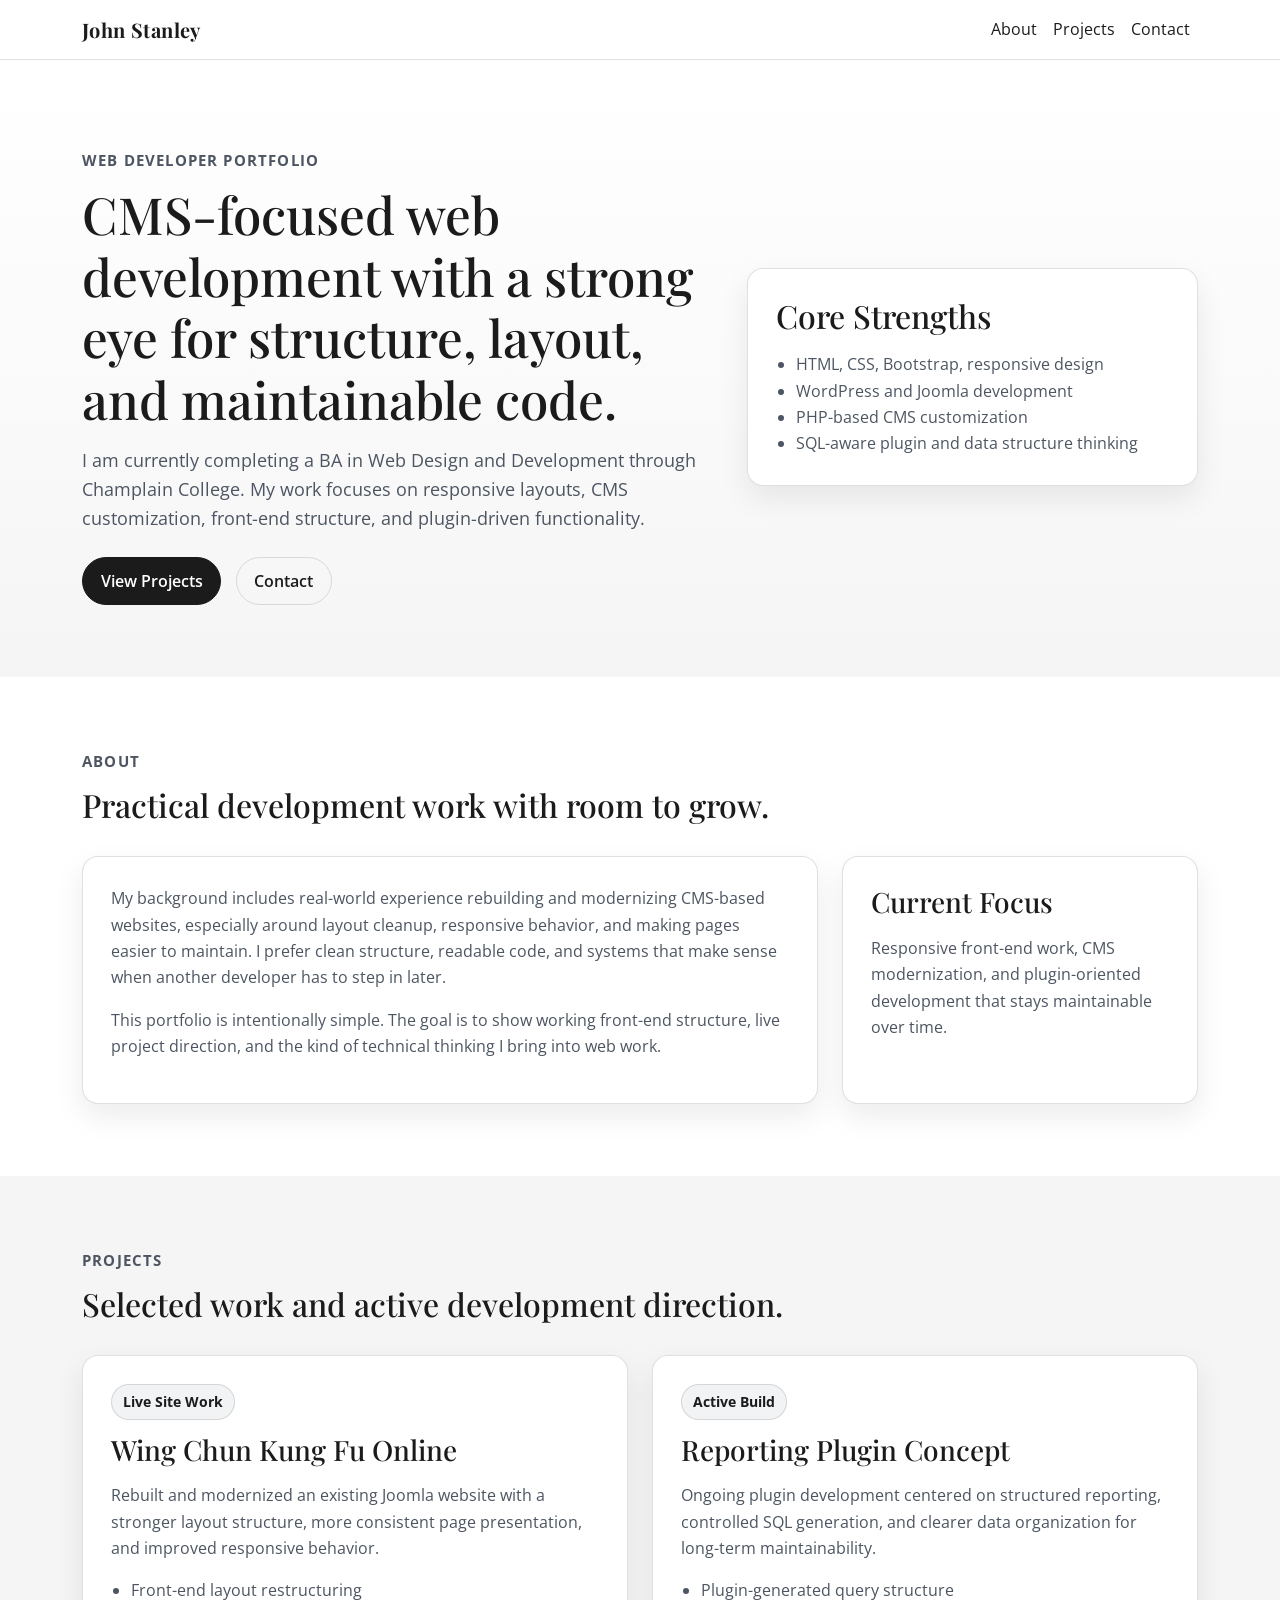
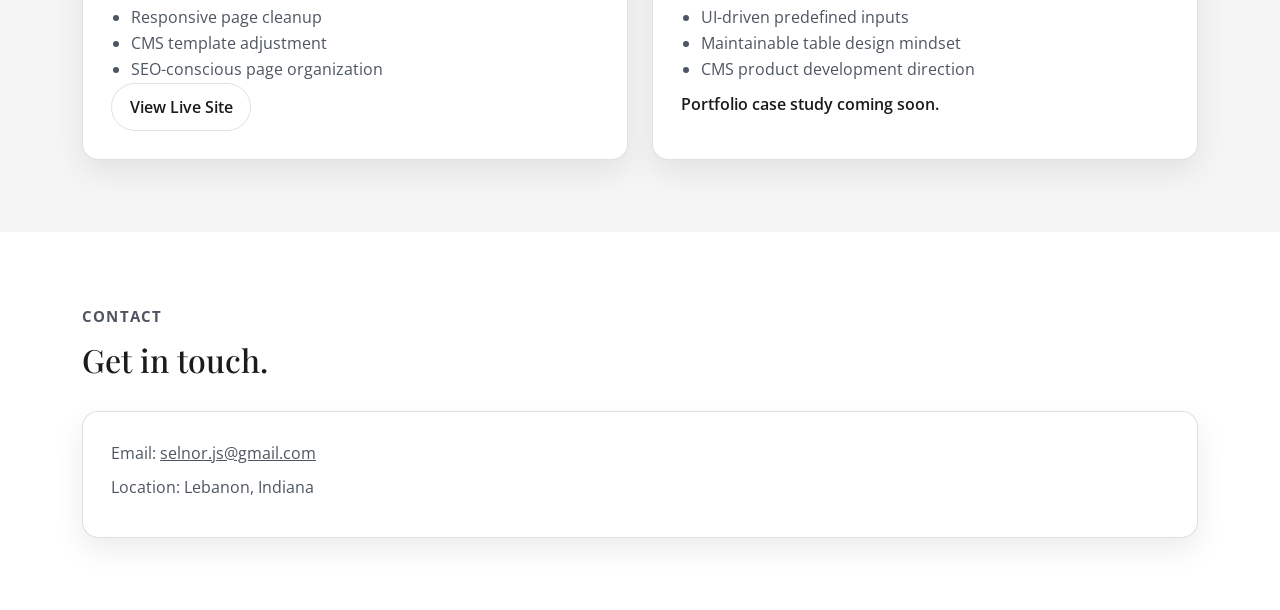
<file: index.html>
<!doctype html>
<html lang="en">
<head>
  <meta charset="utf-8">
  <meta name="viewport" content="width=device-width, initial-scale=1">
  <meta name="description" content="John Stanley web development portfolio featuring CMS, front-end, and plugin development work.">
  <meta name="color-scheme" content="light dark">
  <title>John Stanley | Web Developer Portfolio</title>
  <link rel="preconnect" href="https://fonts.googleapis.com">
  <link rel="preconnect" href="https://fonts.gstatic.com" crossorigin>
  <link href="https://fonts.googleapis.com/css2?family=Open+Sans:wght@400;600;700&family=Playfair+Display:wght@600;700&display=swap" rel="stylesheet">
  <link href="https://cdn.jsdelivr.net/npm/bootstrap@5.3.3/dist/css/bootstrap.min.css" rel="stylesheet">
  <link href="css/styles.css" rel="stylesheet">
</head>
<body>
  <nav class="navbar navbar-expand-lg fixed-top portfolio-nav">
    <div class="container">
      <a class="navbar-brand" href="#top">John Stanley</a>
      <button class="navbar-toggler" type="button" data-bs-toggle="collapse" data-bs-target="#mainNav" aria-controls="mainNav" aria-expanded="false" aria-label="Toggle navigation">
        <span class="navbar-toggler-icon"></span>
      </button>
      <div class="collapse navbar-collapse" id="mainNav">
        <ul class="navbar-nav ms-auto">
          <li class="nav-item"><a class="nav-link" href="#about">About</a></li>
          <li class="nav-item"><a class="nav-link" href="#projects">Projects</a></li>
          <li class="nav-item"><a class="nav-link" href="#contact">Contact</a></li>
        </ul>
      </div>
    </div>
  </nav>

  <main id="top">
    <section class="hero-section">
      <div class="container">
        <div class="row align-items-center g-4">
          <div class="col-lg-7">
            <p class="eyebrow">Web Developer Portfolio</p>
            <h1>CMS-focused web development with a strong eye for structure, layout, and maintainable code.</h1>
            <p class="lead-text">
              I am currently completing a BA in Web Design and Development through Champlain College.
              My work focuses on responsive layouts, CMS customization, front-end structure, and plugin-driven functionality.
            </p>
            <div class="hero-actions">
              <a class="btn btn-primary" href="#projects">View Projects</a>
              <a class="btn btn-outline-secondary" href="#contact">Contact</a>
            </div>
          </div>
          <div class="col-lg-5">
            <div class="summary-card">
              <h2>Core Strengths</h2>
              <ul class="feature-list">
                <li>HTML, CSS, Bootstrap, responsive design</li>
                <li>WordPress and Joomla development</li>
                <li>PHP-based CMS customization</li>
                <li>SQL-aware plugin and data structure thinking</li>
              </ul>
            </div>
          </div>
        </div>
      </div>
    </section>

    <section id="about" class="content-section">
      <div class="container">
        <div class="section-heading">
          <p class="eyebrow">About</p>
          <h2>Practical development work with room to grow.</h2>
        </div>
        <div class="row g-4">
          <div class="col-lg-8">
            <div class="content-card">
              <p>
                My background includes real-world experience rebuilding and modernizing CMS-based websites,
                especially around layout cleanup, responsive behavior, and making pages easier to maintain.
                I prefer clean structure, readable code, and systems that make sense when another developer has to step in later.
              </p>
              <p>
                This portfolio is intentionally simple. The goal is to show working front-end structure,
                live project direction, and the kind of technical thinking I bring into web work.
              </p>
            </div>
          </div>
          <div class="col-lg-4">
            <div class="content-card compact-card">
              <h3>Current Focus</h3>
              <p>Responsive front-end work, CMS modernization, and plugin-oriented development that stays maintainable over time.</p>
            </div>
          </div>
        </div>
      </div>
    </section>

    <section id="projects" class="content-section alt-section">
      <div class="container">
        <div class="section-heading">
          <p class="eyebrow">Projects</p>
          <h2>Selected work and active development direction.</h2>
        </div>
        <div class="row g-4">
          <div class="col-lg-6">
            <article class="project-card h-100">
              <div class="project-label">Live Site Work</div>
              <h3>Wing Chun Kung Fu Online</h3>
              <p>
                Rebuilt and modernized an existing Joomla website with a stronger layout structure,
                more consistent page presentation, and improved responsive behavior.
              </p>
              <ul class="project-points">
                <li>Front-end layout restructuring</li>
                <li>Responsive page cleanup</li>
                <li>CMS template adjustment</li>
                <li>SEO-conscious page organization</li>
              </ul>
              <a class="btn btn-outline-primary" href="https://www.wingchunkungfuonline.org/" target="_blank" rel="noopener noreferrer">View Live Site</a>
            </article>
          </div>
          <div class="col-lg-6">
            <article class="project-card h-100">
              <div class="project-label">Active Build</div>
              <h3>Reporting Plugin Concept</h3>
              <p>
                Ongoing plugin development centered on structured reporting, controlled SQL generation,
                and clearer data organization for long-term maintainability.
              </p>
              <ul class="project-points">
                <li>Plugin-generated query structure</li>
                <li>UI-driven predefined inputs</li>
                <li>Maintainable table design mindset</li>
                <li>CMS product development direction</li>
              </ul>
              <span class="status-note">Portfolio case study coming soon.</span>
            </article>
          </div>
        </div>
      </div>
    </section>

    <section id="contact" class="content-section">
      <div class="container">
        <div class="section-heading">
          <p class="eyebrow">Contact</p>
          <h2>Get in touch.</h2>
        </div>
        <div class="content-card contact-card">
          <p>Email: <a href="mailto:selnor.js@gmail.com">selnor.js@gmail.com</a></p>
          <p>Location: Lebanon, Indiana</p>
        </div>
      </div>
    </section>
  </main>

  <script src="https://cdn.jsdelivr.net/npm/bootstrap@5.3.3/dist/js/bootstrap.bundle.min.js"></script>
</body>
</html>
</file>
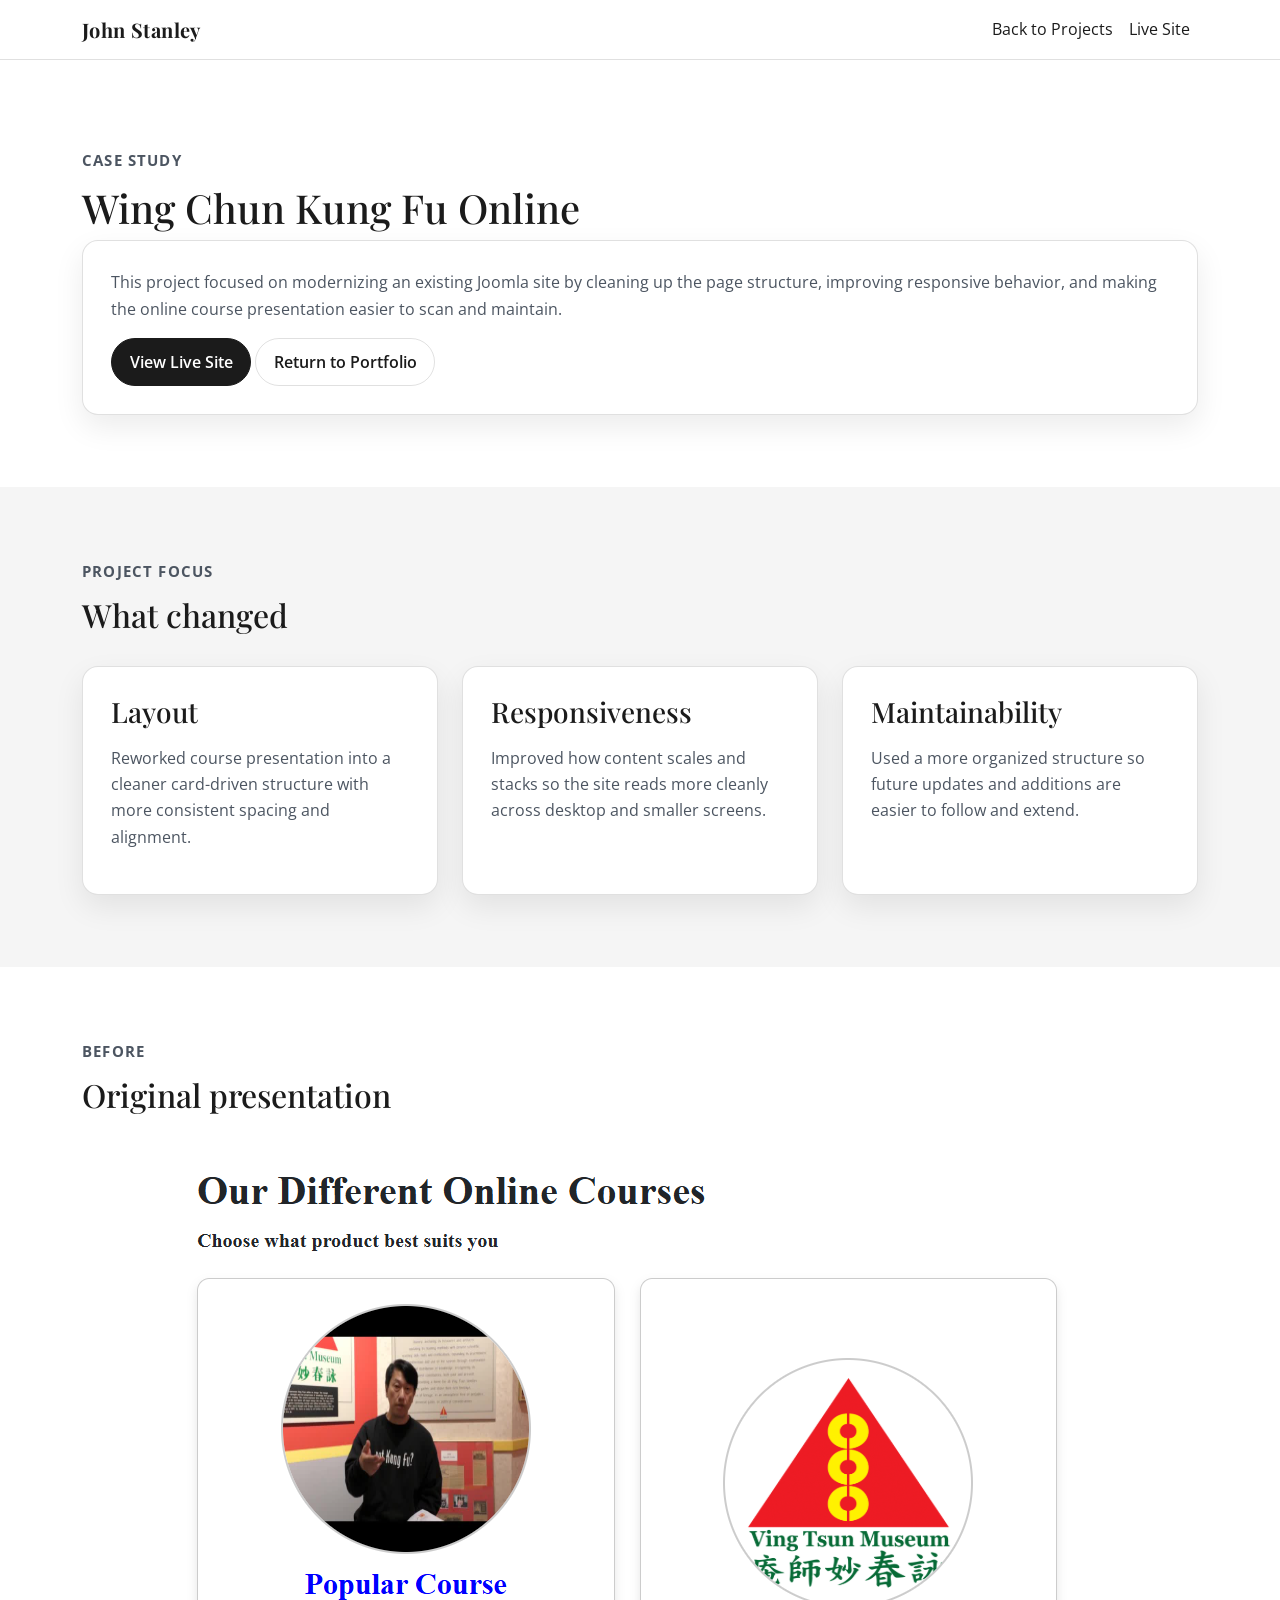
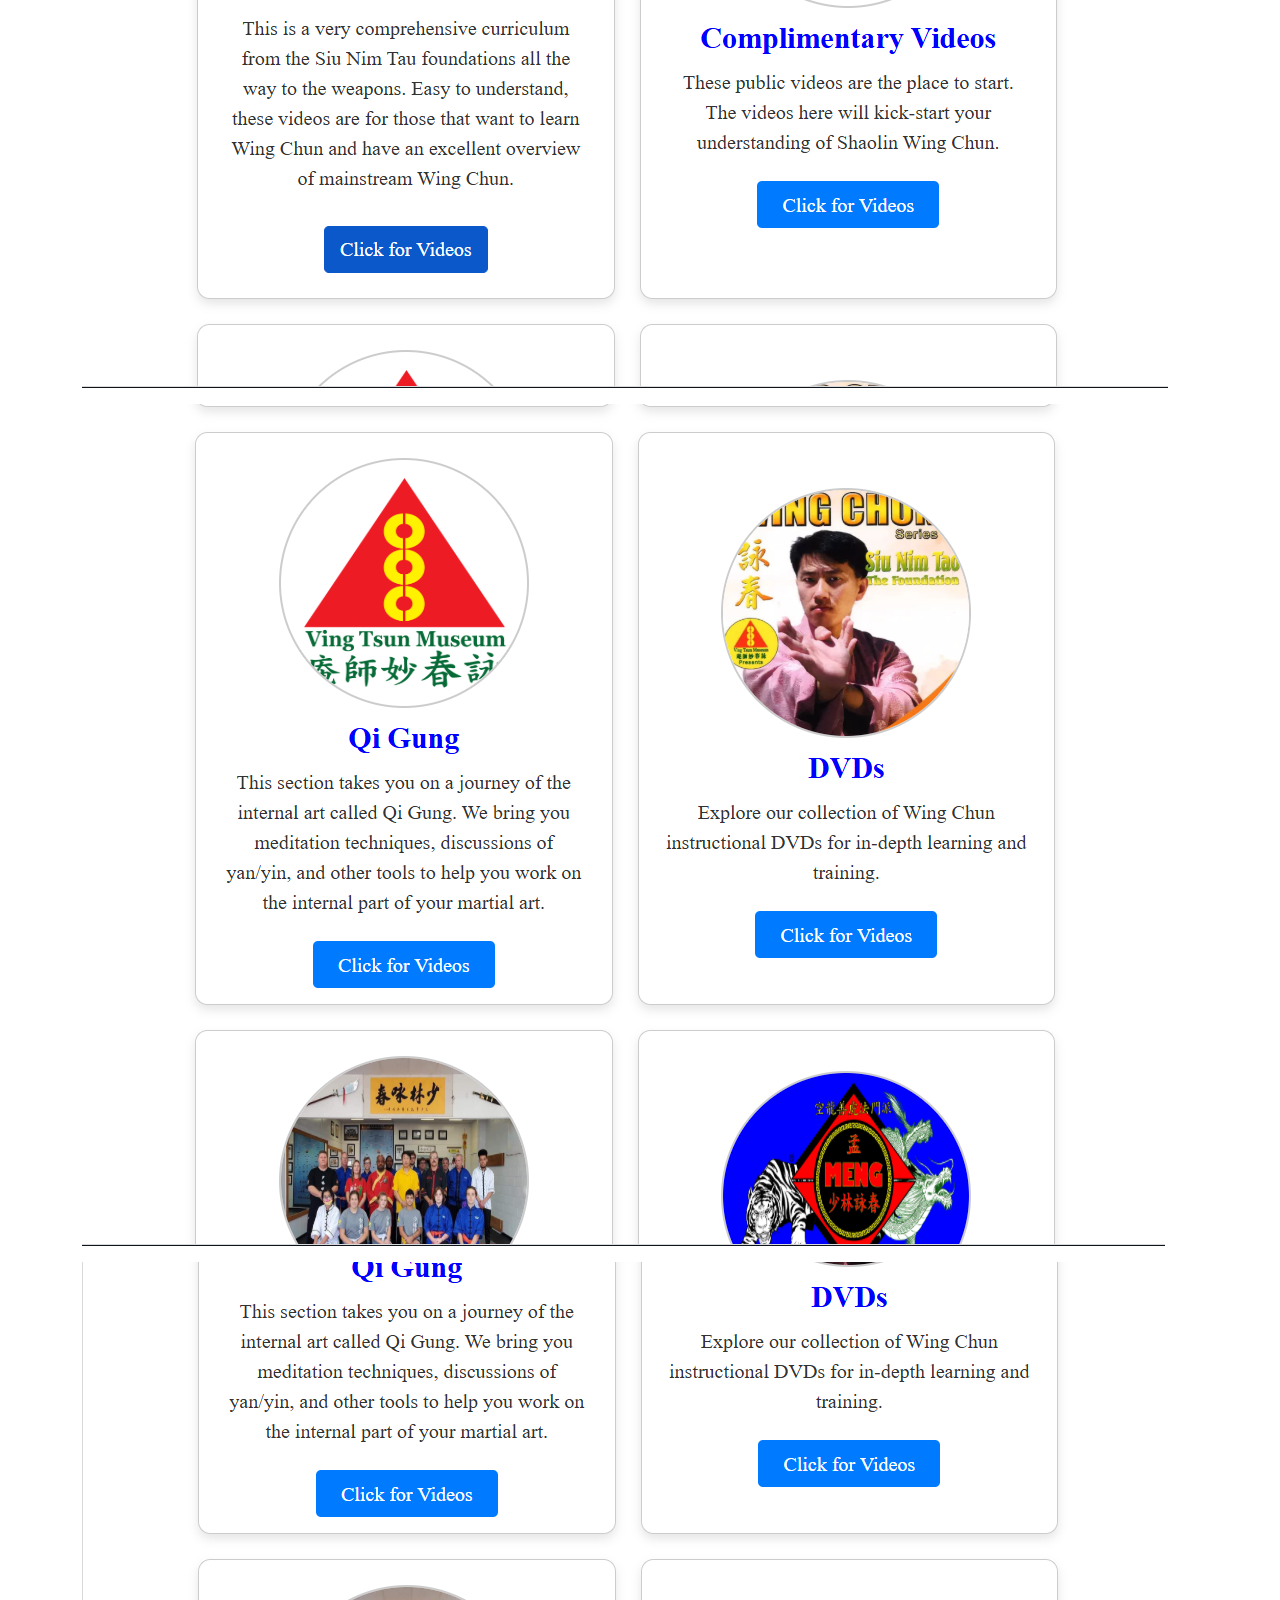
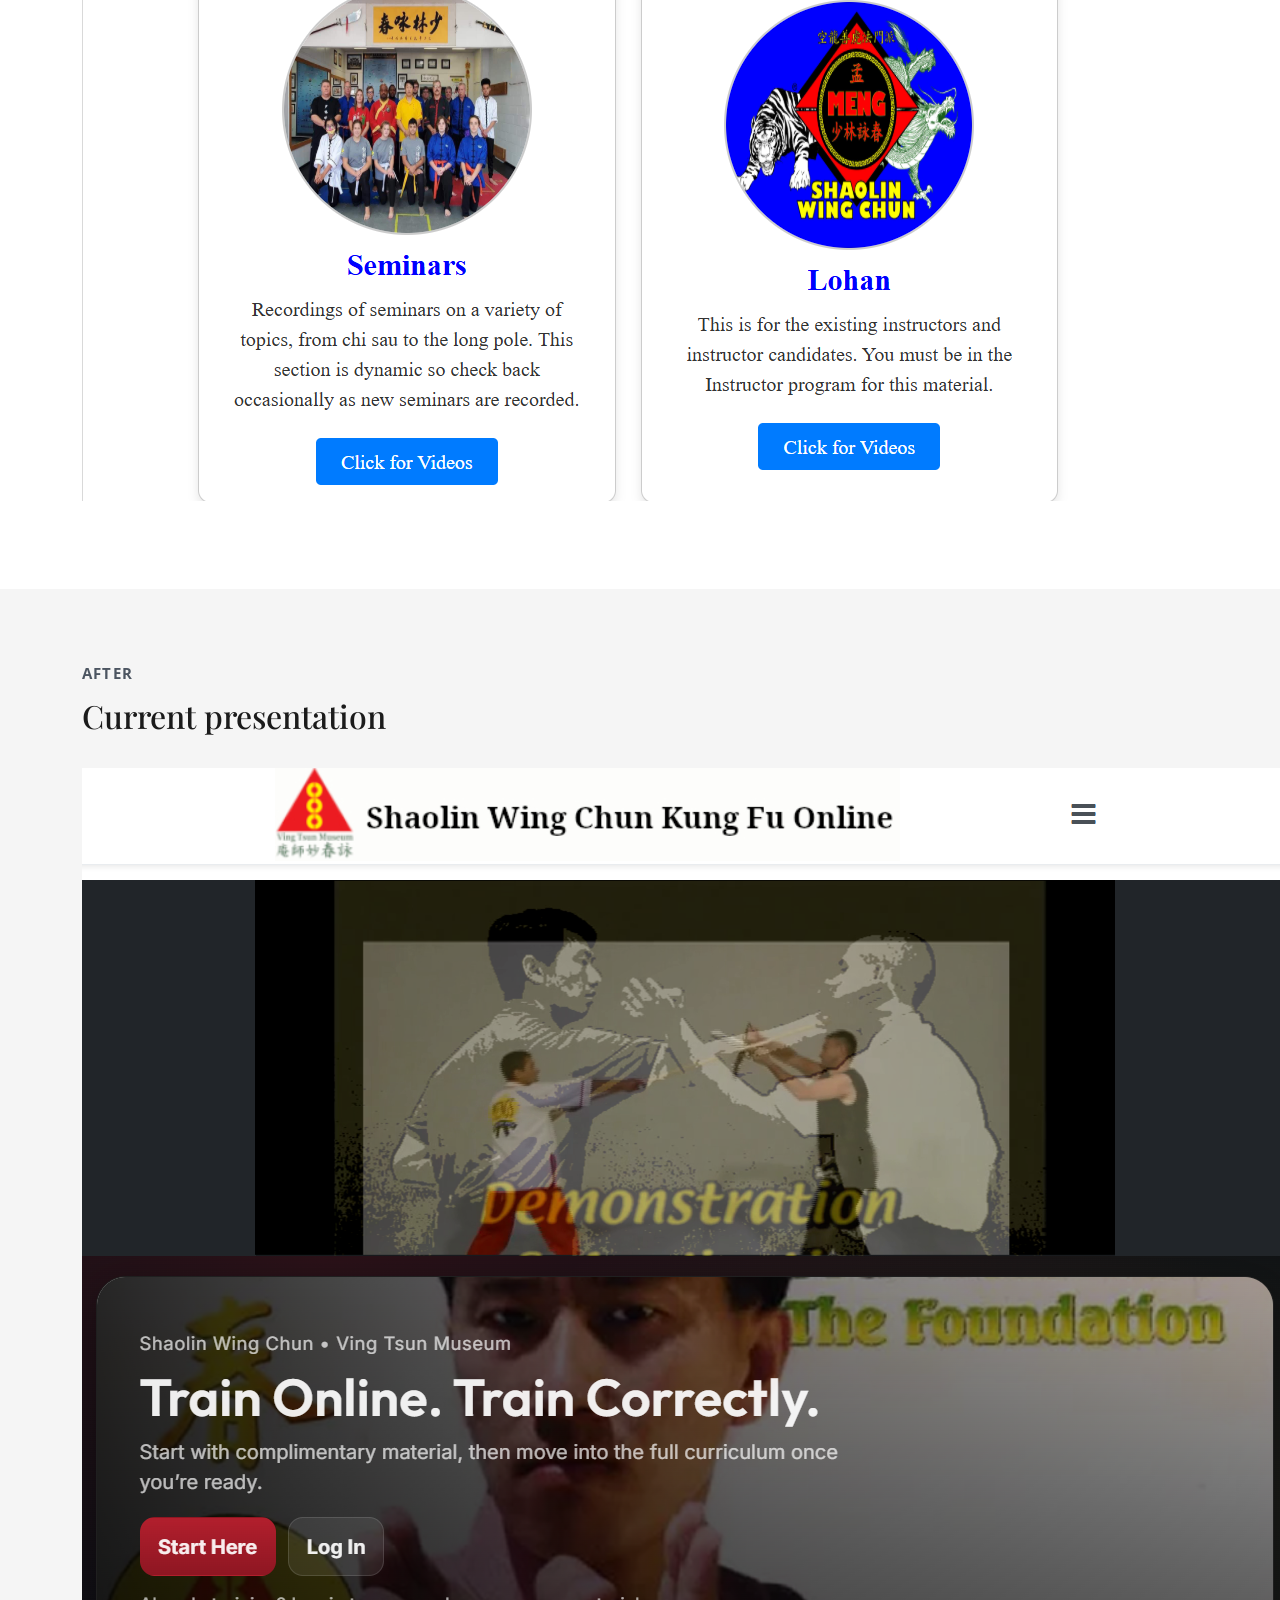
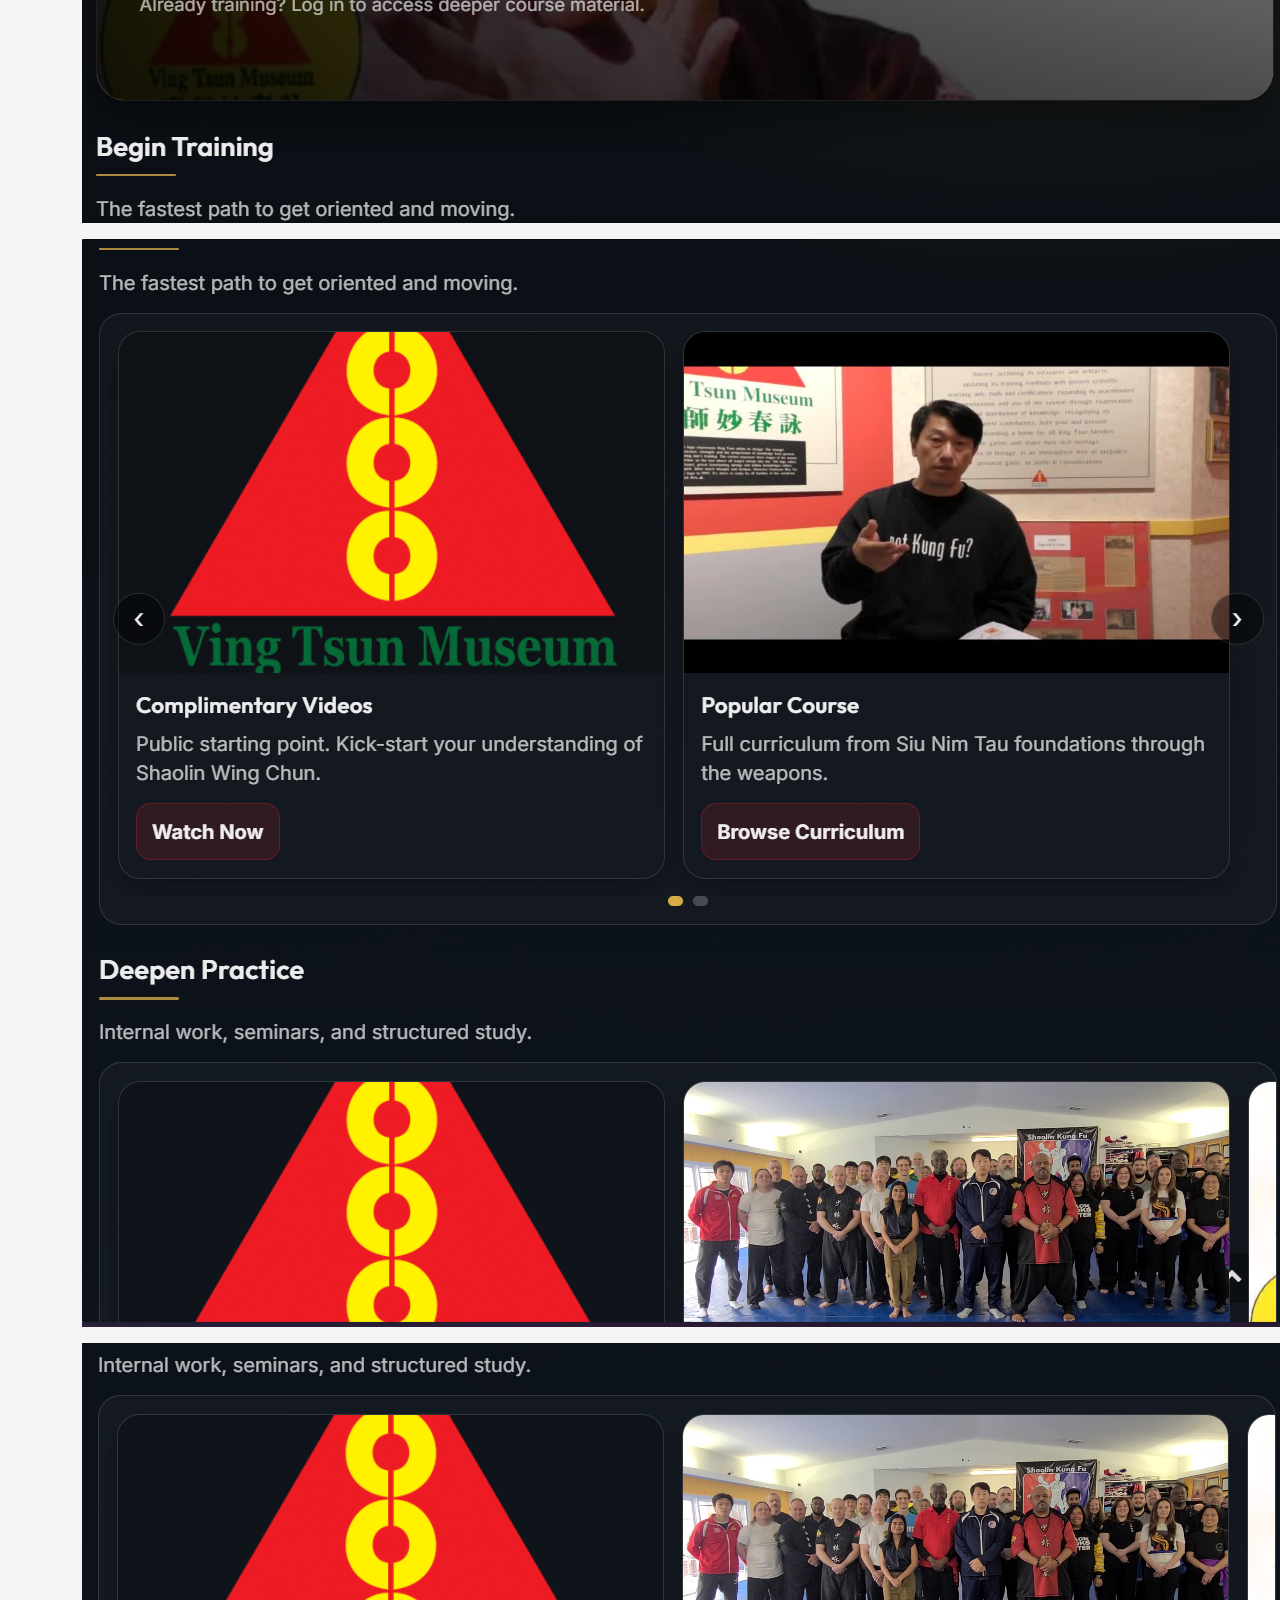
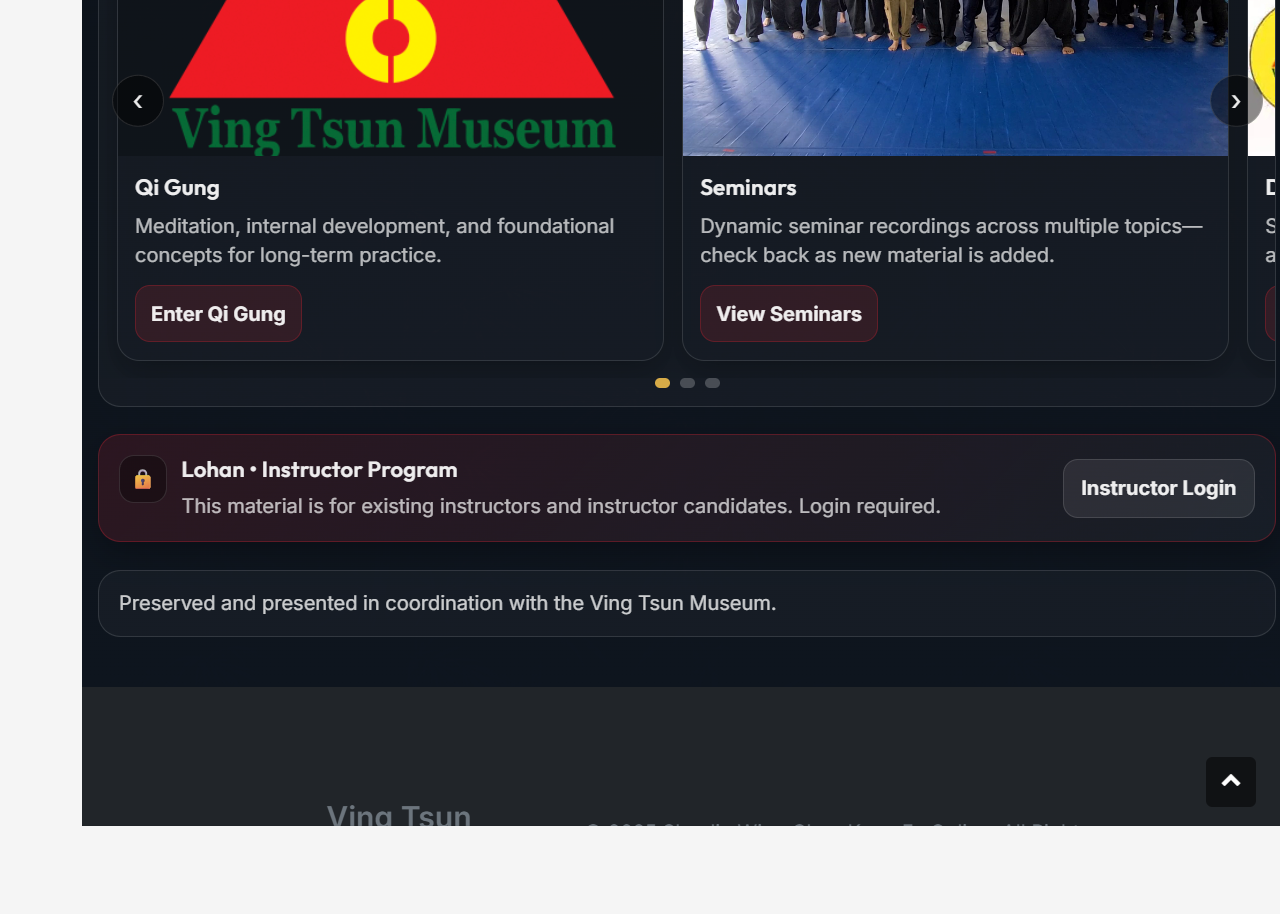
<file: wingchun-case-study.html>
<!doctype html>
<html lang="en">
<head>
  <meta charset="utf-8">
  <meta name="viewport" content="width=device-width, initial-scale=1">
  <meta name="description" content="Case study for the Wing Chun Kung Fu Online website modernization project by John Stanley.">
  <meta name="color-scheme" content="light dark">
  <title>Wing Chun Kung Fu Online | Case Study</title>
  <link rel="preconnect" href="https://fonts.googleapis.com">
  <link rel="preconnect" href="https://fonts.gstatic.com" crossorigin>
  <link href="https://fonts.googleapis.com/css2?family=Open+Sans:wght@400;600;700&family=Playfair+Display:wght@600;700&display=swap" rel="stylesheet">
  <link href="https://cdn.jsdelivr.net/npm/bootstrap@5.3.3/dist/css/bootstrap.min.css" rel="stylesheet">
  <link href="css/styles.css" rel="stylesheet">
</head>
<body>
  <!--
    wingchun-case-study.html
    Purpose: Portfolio case study page for the Wing Chun Kung Fu Online project.
    Notes: This file has been annotated with structural and accessibility comments.
    Accessibility changes applied:
      - Added a skip link to jump to main content for keyboard users.
      - Added ARIA landmark roles and labels to key regions (nav as banner, main as main).
      - Added `loading="lazy"` and `decoding="async"` to screenshots to improve performance.
      - Added ids and aria-labelledby attributes for gallery regions to improve screen-reader context.
  -->

  <!-- Skip link: allows keyboard users to jump directly to main content. Inline focus behavior
       is used to avoid requiring CSS changes in styles.css; visible on focus. -->
  <a href="#main-content" class="skip-link" style="position:absolute;left:-999px;top:auto;z-index:1000;" onfocus="this.style.left='0';" onblur="this.style.left='-999px';">Skip to main content</a>
  <!-- Primary site navigation (banner landmark) -->
  <nav class="navbar navbar-expand-lg fixed-top portfolio-nav" role="banner" aria-label="Primary navigation">
    <div class="container">
      <a class="navbar-brand" href="index.html">John Stanley</a>
      <button class="navbar-toggler" type="button" data-bs-toggle="collapse" data-bs-target="#caseNav" aria-controls="caseNav" aria-expanded="false" aria-label="Toggle navigation">
        <span class="navbar-toggler-icon"></span>
      </button>
      <div class="collapse navbar-collapse" id="caseNav">
        <ul class="navbar-nav ms-auto">
          <li class="nav-item"><a class="nav-link" href="index.html#projects">Back to Projects</a></li>
          <li class="nav-item"><a class="nav-link" href="https://www.wingchunkungfuonline.org/" target="_blank" rel="noopener noreferrer">Live Site</a></li>
        </ul>
      </div>
    </div>
  </nav>

  <!-- Main content (main landmark). `tabindex="-1"` allows the skip link to focus here reliably. -->
  <main id="main-content" class="case-study-page" role="main" tabindex="-1">
    <section class="content-section case-hero">
      <div class="container">
        <p class="eyebrow">Case Study</p>
        <h1>Wing Chun Kung Fu Online</h1>
        <div class="case-summary content-card">
          <p>
            This project focused on modernizing an existing Joomla site by cleaning up the page structure,
            improving responsive behavior, and making the online course presentation easier to scan and maintain.
          </p>
          <div class="project-actions">
            <a class="btn btn-primary" href="https://www.wingchunkungfuonline.org/" target="_blank" rel="noopener noreferrer">View Live Site</a>
            <a class="btn btn-outline-secondary" href="index.html#projects">Return to Portfolio</a>
          </div>
        </div>
      </div>
    </section>

    <section class="content-section alt-section">
      <div class="container">
        <div class="section-heading">
          <p class="eyebrow">Project Focus</p>
          <h2>What changed</h2>
        </div>
        <div class="row g-4">
          <div class="col-lg-4">
            <div class="content-card compact-card">
              <h3>Layout</h3>
              <p>Reworked course presentation into a cleaner card-driven structure with more consistent spacing and alignment.</p>
            </div>
          </div>
          <div class="col-lg-4">
            <div class="content-card compact-card">
              <h3>Responsiveness</h3>
              <p>Improved how content scales and stacks so the site reads more cleanly across desktop and smaller screens.</p>
            </div>
          </div>
          <div class="col-lg-4">
            <div class="content-card compact-card">
              <h3>Maintainability</h3>
              <p>Used a more organized structure so future updates and additions are easier to follow and extend.</p>
            </div>
          </div>
        </div>
      </div>
    </section>

    <section class="content-section">
      <div class="container">
        <div class="section-heading">
          <p class="eyebrow">Before</p>
          <h2 id="before-heading">Original presentation</h2>
        </div>
        <!-- Gallery of 'Before' screenshots. `aria-labelledby` connects this grid to the section heading. -->
        <div class="gallery-grid" aria-labelledby="before-heading" role="region">
          <figure class="gallery-card">
            <img src="images/swc/before/swc-before-1.png" alt="Wing Chun site before redesign screenshot 1" loading="lazy" decoding="async">
          </figure>
          <figure class="gallery-card">
            <img src="images/swc/before/swc-before-2.png" alt="Wing Chun site before redesign screenshot 2" loading="lazy" decoding="async">
          </figure>
          <figure class="gallery-card">
            <img src="images/swc/before/swc-before-3.png" alt="Wing Chun site before redesign screenshot 3" loading="lazy" decoding="async">
          </figure>
        </div>
      </div>
    </section>

    <section class="content-section alt-section">
      <div class="container">
        <div class="section-heading">
          <p class="eyebrow">After</p>
          <h2 id="after-heading">Current presentation</h2>
        </div>
        <!-- Gallery of 'After' screenshots. `aria-labelledby` connects this grid to the section heading. -->
        <div class="gallery-grid" aria-labelledby="after-heading" role="region">
          <figure class="gallery-card">
            <img src="images/swc/after/swc-after-1.png" alt="Wing Chun site after redesign screenshot 1" loading="lazy" decoding="async">
          </figure>
          <figure class="gallery-card">
            <img src="images/swc/after/swc-after-2.png" alt="Wing Chun site after redesign screenshot 2" loading="lazy" decoding="async">
          </figure>
          <figure class="gallery-card">
            <img src="images/swc/after/swc-after-3.png" alt="Wing Chun site after redesign screenshot 3" loading="lazy" decoding="async">
          </figure>
        </div>
      </div>
    </section>
  </main>

  <script src="https://cdn.jsdelivr.net/npm/bootstrap@5.3.3/dist/js/bootstrap.bundle.min.js"></script>
</body>
</html>
</file>
<file: css/styles.css>
:root {
  color-scheme: light dark;
  --bg: #ffffff;
  --bg-soft: #f5f5f5;
  --surface: #ffffff;
  --surface-alt: #f1f3f5;
  --text: #1b1b1b;
  --muted: #4c5561;
  --border: rgba(0, 0, 0, 0.12);
  --nav-bg: rgba(255, 255, 255, 0.9);
  --shadow: 0 12px 30px rgba(0, 0, 0, 0.08);
}

@media (prefers-color-scheme: dark) {
  :root {
    --bg: #0f1115;
    --bg-soft: #171a21;
    --surface: #171a21;
    --surface-alt: #1d2129;
    --text: #f3f4f6;
    --muted: #c3cad4;
    --border: rgba(255, 255, 255, 0.12);
    --nav-bg: rgba(15, 17, 21, 0.88);
    --shadow: 0 12px 30px rgba(0, 0, 0, 0.35);
  }
}

* {
  box-sizing: border-box;
}

html {
  scroll-behavior: smooth;
}

body {
  margin: 0;
  padding-top: 76px;
  background: var(--bg);
  color: var(--text);
  font-family: 'Open Sans', sans-serif;
  line-height: 1.65;
}

h1, h2, h3, h4, h5, h6 {
  font-family: 'Playfair Display', serif;
  color: var(--text);
  line-height: 1.2;
}

p, li {
  color: var(--muted);
}

a {
  color: inherit;
}

.portfolio-nav {
  backdrop-filter: blur(10px);
  background: var(--nav-bg);
  border-bottom: 1px solid var(--border);
}

.navbar-brand,
.nav-link {
  color: var(--text) !important;
}

.navbar-brand {
  font-family: 'Playfair Display', serif;
  font-weight: 700;
  letter-spacing: 0.02em;
}

.navbar-toggler {
  border-color: var(--border);
}

.navbar-toggler:focus {
  box-shadow: none;
}

.navbar-toggler-icon {
  background-image: none;
  width: 1.5rem;
  height: 1.5rem;
  position: relative;
}

.navbar-toggler-icon::before,
.navbar-toggler-icon::after,
.navbar-toggler-icon {
  border-top: 2px solid var(--text);
}

.hero-section,
.content-section {
  padding: 4.5rem 0;
}

.hero-section {
  background: linear-gradient(180deg, var(--bg) 0%, var(--bg-soft) 100%);
}

.alt-section {
  background: var(--bg-soft);
}

.eyebrow {
  margin-bottom: 0.75rem;
  font-size: 0.92rem;
  font-weight: 700;
  letter-spacing: 0.08em;
  text-transform: uppercase;
}

.hero-section h1 {
  font-size: clamp(2.2rem, 4vw, 4rem);
  margin-bottom: 1rem;
}

.lead-text {
  font-size: 1.1rem;
  max-width: 42rem;
}

.hero-actions {
  display: flex;
  flex-wrap: wrap;
  gap: 0.9rem;
  margin-top: 1.5rem;
}

.section-heading {
  margin-bottom: 2rem;
}

.summary-card,
.content-card,
.project-card {
  height: 100%;
  padding: 1.75rem;
  background: var(--surface);
  border: 1px solid var(--border);
  border-radius: 1rem;
  box-shadow: var(--shadow);
}

.compact-card h3,
.project-card h3,
.summary-card h2 {
  margin-bottom: 1rem;
}

.feature-list,
.project-points {
  margin: 0;
  padding-left: 1.25rem;
}

.project-label {
  display: inline-block;
  margin-bottom: 0.8rem;
  padding: 0.35rem 0.7rem;
  border-radius: 999px;
  background: var(--surface-alt);
  border: 1px solid var(--border);
  font-size: 0.85rem;
  font-weight: 700;
  color: var(--text);
}

.status-note {
  display: inline-block;
  margin-top: 0.5rem;
  font-weight: 600;
  color: var(--text);
}

.contact-card p {
  margin-bottom: 0.5rem;
}

.btn {
  border-radius: 999px;
  padding: 0.7rem 1.1rem;
  font-weight: 600;
}

.btn-primary {
  background-color: var(--text);
  border-color: var(--text);
  color: var(--bg);
}

.btn-primary:hover,
.btn-primary:focus {
  background-color: var(--text);
  border-color: var(--text);
  color: var(--bg);
  opacity: 0.92;
}

.btn-outline-primary,
.btn-outline-secondary {
  border-color: var(--border);
  color: var(--text);
}

.btn-outline-primary:hover,
.btn-outline-primary:focus,
.btn-outline-secondary:hover,
.btn-outline-secondary:focus {
  background: var(--surface-alt);
  border-color: var(--border);
  color: var(--text);
}

@media (max-width: 991.98px) {
  .hero-section,
  .content-section {
    padding: 3.5rem 0;
  }
}

@media (max-width: 767.98px) {
  body {
    padding-top: 72px;
  }

  .summary-card,
  .content-card,
  .project-card {
    padding: 1.35rem;
  }

  .hero-actions {
    flex-direction: column;
    align-items: stretch;
  }

  .hero-actions .btn {
    width: 100%;
  }
}
</file>
